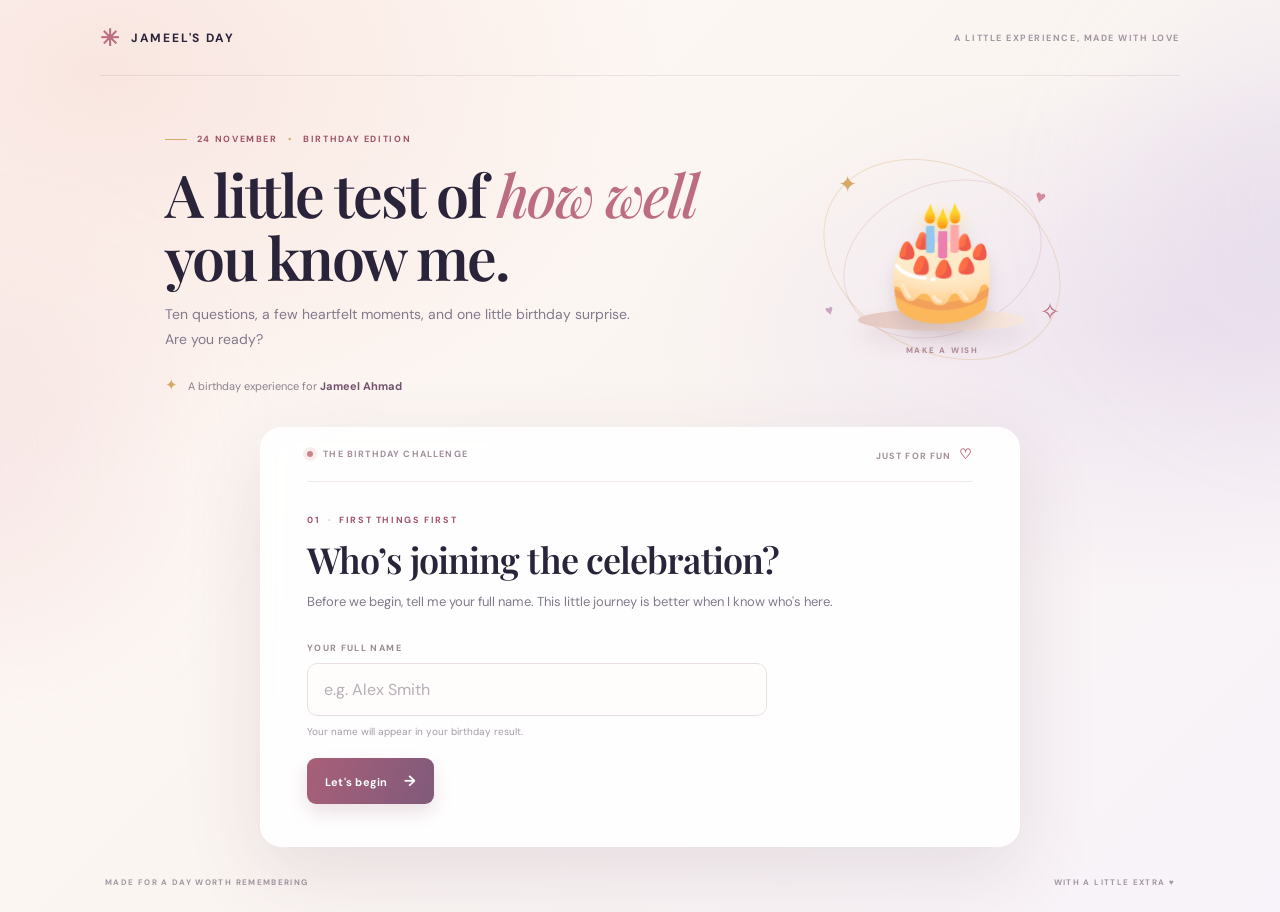
<file: index.html>
<!doctype html>
<html lang="en">
<head>
  <meta charset="utf-8">
  <meta name="viewport" content="width=device-width, initial-scale=1">
  <meta name="theme-color" content="#fff8f3">
  <meta name="description" content="A little birthday experience made for Jameel Ahmad.">
  <title>Jameel's Birthday — A Little Something Special</title>
  <link rel="preconnect" href="https://fonts.googleapis.com">
  <link rel="preconnect" href="https://fonts.gstatic.com" crossorigin>
  <link href="https://fonts.googleapis.com/css2?family=DM+Sans:wght@400;500;600;700&family=Playfair+Display:wght@500;600;700&display=swap" rel="stylesheet">
  <link rel="stylesheet" href="style.css">
  <script src="script.js" defer></script>
</head>
<body>
  <div class="ambient ambient-one"></div>
  <div class="ambient ambient-two"></div>
  <div id="confetti" class="confetti-layer" aria-hidden="true"></div>

  <div class="site-shell">
    <header class="topbar">
      <a class="wordmark" href="#" aria-label="Jameel's birthday home"><span class="wordmark-icon">✳</span> JAMEEL'S DAY</a>
      <span class="topbar-note">A LITTLE EXPERIENCE, MADE WITH LOVE</span>
    </header>

    <main>
      <section class="hero-row" aria-label="Birthday introduction">
        <div class="hero-copy">
          <p class="eyebrow"><span class="eyebrow-line"></span> 24 NOVEMBER <span class="eyebrow-dot">•</span> BIRTHDAY EDITION</p>
          <h1>A little test of <em>how well</em> you know me.</h1>
          <p class="hero-description">Ten questions, a few heartfelt moments, and one little birthday surprise. Are you ready?</p>
          <div class="hero-signature"><span class="signature-star">✦</span> A birthday experience for <strong>Jameel Ahmad</strong></div>
        </div>
        <div class="hero-art" aria-hidden="true">
          <div class="art-orbit orbit-one"></div>
          <div class="art-orbit orbit-two"></div>
          <span class="art-spark spark-one">✦</span>
          <span class="art-spark spark-two">✧</span>
          <span class="art-heart heart-one">♥</span>
          <span class="art-heart heart-two">♥</span>
          <div class="cake-plate"></div>
          <div class="cake-emoji">🎂</div>
          <div class="art-caption">MAKE A WISH</div>
        </div>
      </section>

      <section class="main-card">
        <div class="card-topline">
          <span><span class="live-dot"></span> THE BIRTHDAY CHALLENGE</span>
          <span class="card-topline-right">JUST FOR FUN <span>♡</span></span>
        </div>

        <section id="welcome-screen" class="screen active" aria-labelledby="welcome-title">
          <div class="screen-kicker">01 <span>·</span> FIRST THINGS FIRST</div>
          <h2 id="welcome-title">Who’s joining the celebration?</h2>
          <p class="section-intro">Before we begin, tell me your full name. This little journey is better when I know who's here.</p>
          <form id="welcome-form" class="name-form">
            <label for="visitor-name">YOUR FULL NAME</label>
            <input id="visitor-name" name="visitorName" type="text" maxlength="60" autocomplete="name" placeholder="e.g. Alex Smith" required>
            <p class="input-hint">Your name will appear in your birthday result.</p>
            <button class="button button-primary" type="submit">Let's begin <span>→</span></button>
          </form>
        </section>

        <section id="quiz-screen" class="screen" aria-labelledby="quiz-title" hidden>
          <div class="screen-kicker">02 <span>·</span> THE MEMORY TEST</div>
          <div class="progress-heading"><span id="quiz-count">QUESTION 1 OF 10</span><span id="quiz-percent">10%</span></div>
          <div class="progress-track"><div id="quiz-progress" class="progress-fill"></div></div>
          <h2 id="quiz-title">How well do you know Jameel?</h2>
          <p id="quiz-question" class="question-text"></p>
          <div id="quiz-options" class="options-list"></div>
          <p id="quiz-hint" class="selection-hint" aria-live="polite">Choose one answer to continue.</p>
          <div class="button-row">
            <button id="quiz-back" class="button button-quiet" type="button">← Back</button>
            <button id="quiz-next" class="button button-primary" type="button" disabled>Next question <span>→</span></button>
          </div>
        </section>

        <section id="bridge-screen" class="screen" aria-labelledby="bridge-title" hidden>
          <div class="bridge-icon">✧</div>
          <div class="screen-kicker centered">THE FIRST PART IS COMPLETE</div>
          <h2 id="bridge-title" class="centered">You made it through the memories.</h2>
          <p class="section-intro centered">Now let's leave the score behind for a moment. The next part is about appreciation, kindness, and the little things that matter.</p>
          <div class="bridge-stats"><strong id="bridge-score">0/10</strong><span>your knowledge score</span></div>
          <button id="to-care" class="button button-primary centered-button" type="button">Continue to the heart questions <span>→</span></button>
        </section>

        <section id="care-screen" class="screen" aria-labelledby="care-title" hidden>
          <div class="screen-kicker">03 <span>·</span> A LITTLE HEART CHECK</div>
          <div class="progress-heading"><span id="care-count">QUESTION 1 OF 5</span><span id="care-percent">20%</span></div>
          <div class="progress-track care-track"><div id="care-progress" class="progress-fill"></div></div>
          <h2 id="care-title">A few words from the heart.</h2>
          <p id="care-question" class="question-text"></p>
          <div id="care-options" class="options-list"></div>
          <div id="care-message-wrap" class="message-wrap" hidden>
            <label for="birthday-message">YOUR MESSAGE FOR JAMEEL</label>
            <textarea id="birthday-message" rows="4" maxlength="500" placeholder="Write a birthday wish, a favourite memory, or anything you would like him to know..."></textarea>
            <p class="input-hint">A few genuine words can mean a lot. This is optional.</p>
          </div>
          <p id="care-hint" class="selection-hint" aria-live="polite">Pick the answer that feels most like you.</p>
          <div class="button-row">
            <button id="care-back" class="button button-quiet" type="button">← Back</button>
            <button id="care-next" class="button button-primary" type="button" disabled>Next <span>→</span></button>
          </div>
        </section>

        <section id="final-screen" class="screen final-screen" aria-labelledby="final-title" hidden>
          <div class="final-flower">✿</div>
          <p class="screen-kicker centered">04 <span>·</span> THE BIRTHDAY FINALE</p>
          <p id="final-greeting" class="final-greeting">You did it!</p>
          <h2 id="final-title" class="centered">Thank you for being part of my story.</h2>
          <p id="final-score-copy" class="section-intro centered"></p>
          <div class="final-score"><span id="final-score">0/10</span><small>KNOWLEDGE SCORE</small></div>
          <div class="final-note">
            <span class="note-heart">♥</span>
            <p>More than a score, what matters is the kindness, memories, and good energy we share. Thank you for taking a moment to celebrate with me.</p>
            <strong>— Jameel Ahmad</strong>
          </div>
          <div class="final-actions">
            <button id="copy-results" class="button button-primary" type="button">Copy my answers <span>⧉</span></button>
            <button id="restart" class="button button-quiet" type="button">Start again ↻</button>
          </div>
          <p id="copy-status" class="copy-status" aria-live="polite"></p>
          <p id="save-score-status" class="copy-status" aria-live="polite">Your score will be saved when online results are connected.</p>
          <p class="privacy-note">This demo keeps answers in this browser tab only. They are not automatically sent to Jameel.</p>
        </section>
      </section>
    </main>

    <footer class="footer">
      <span>MADE FOR A DAY WORTH REMEMBERING</span>
      <span>WITH A LITTLE EXTRA ♥</span>
    </footer>
  </div>
</body>
</html>
</file>
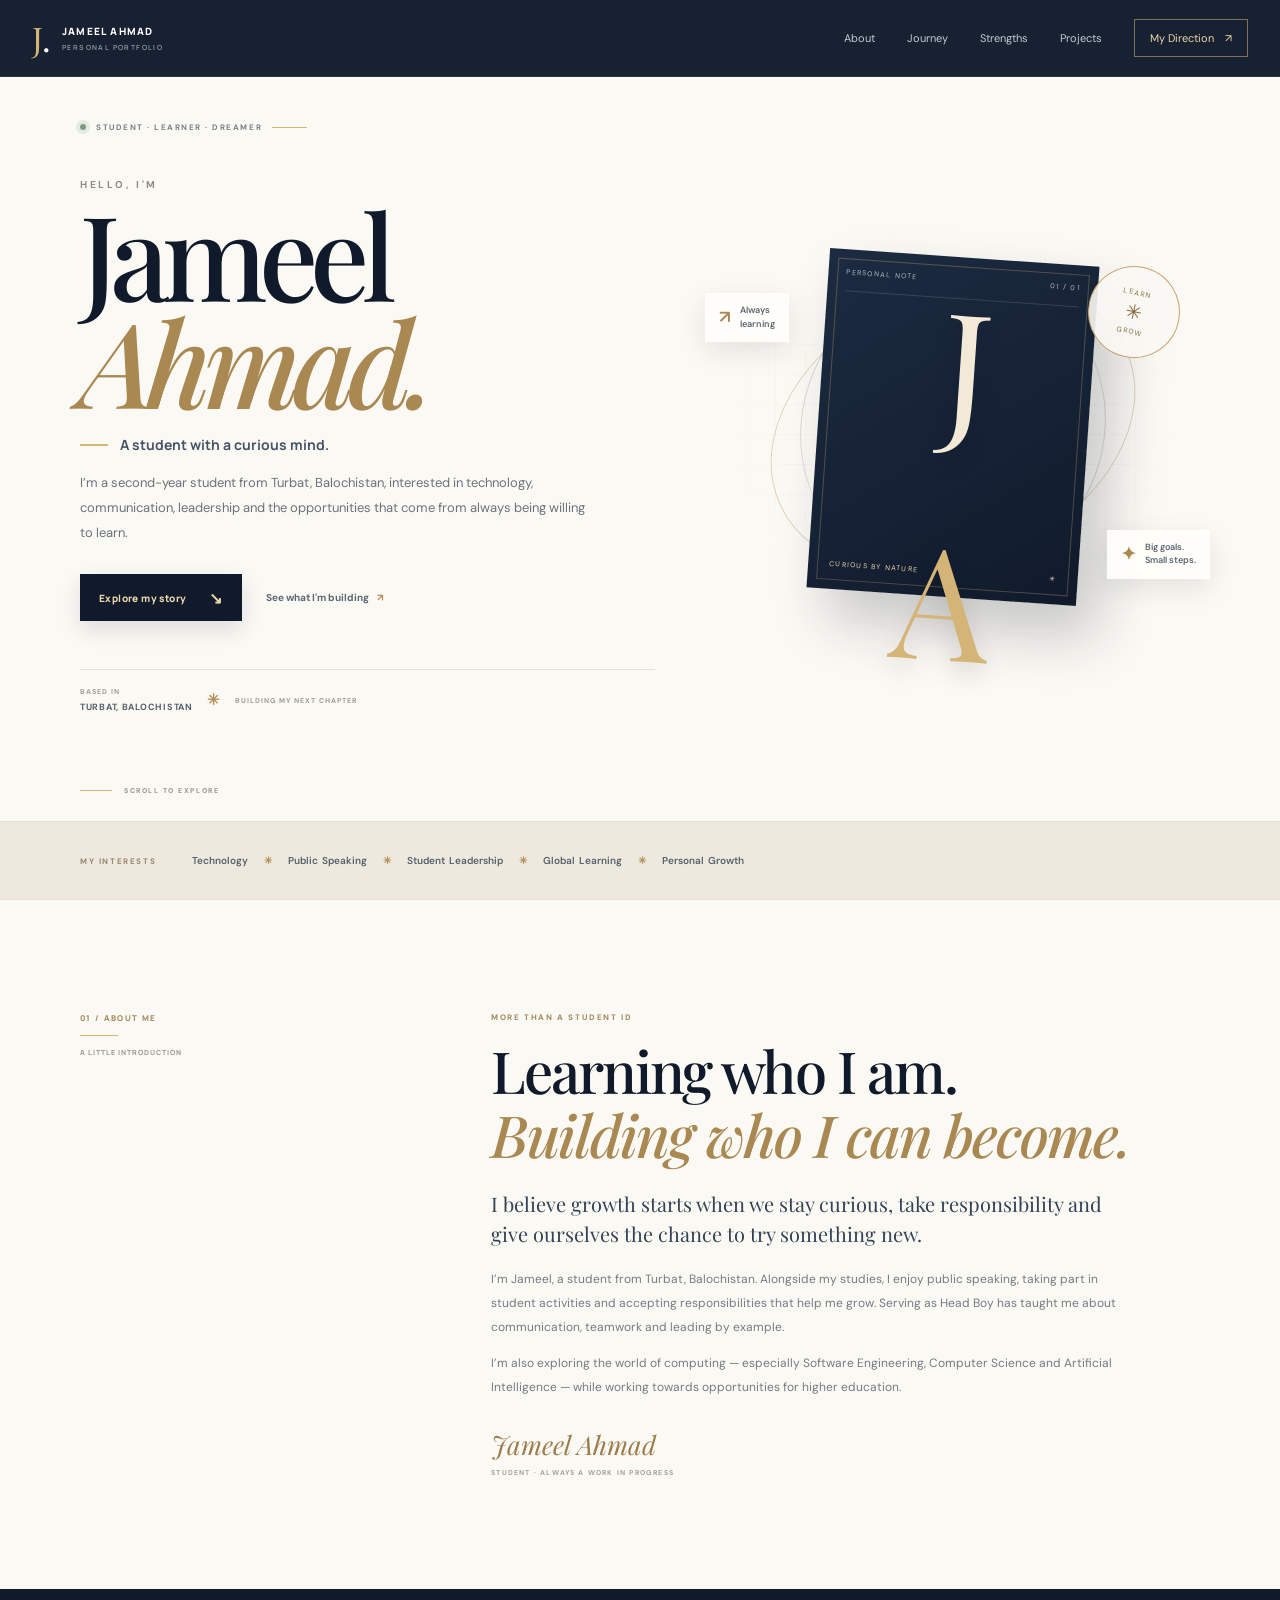
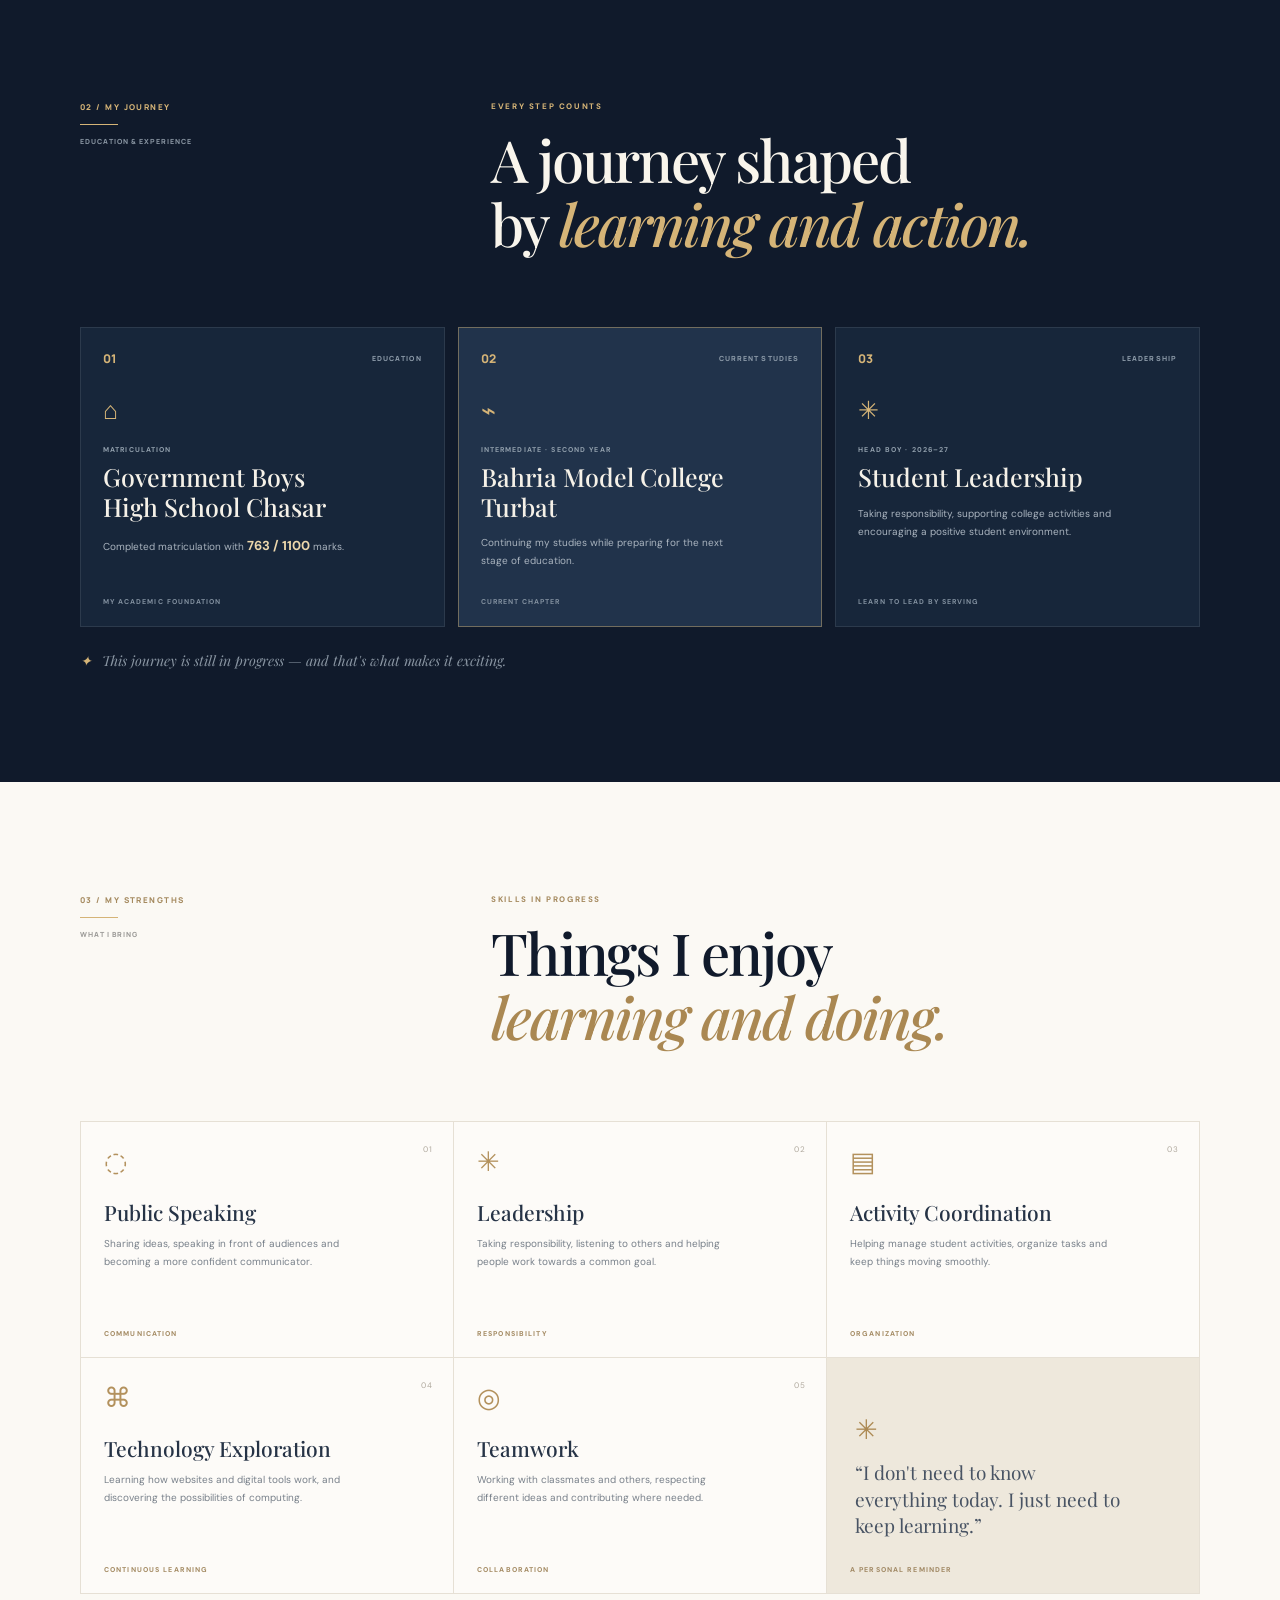
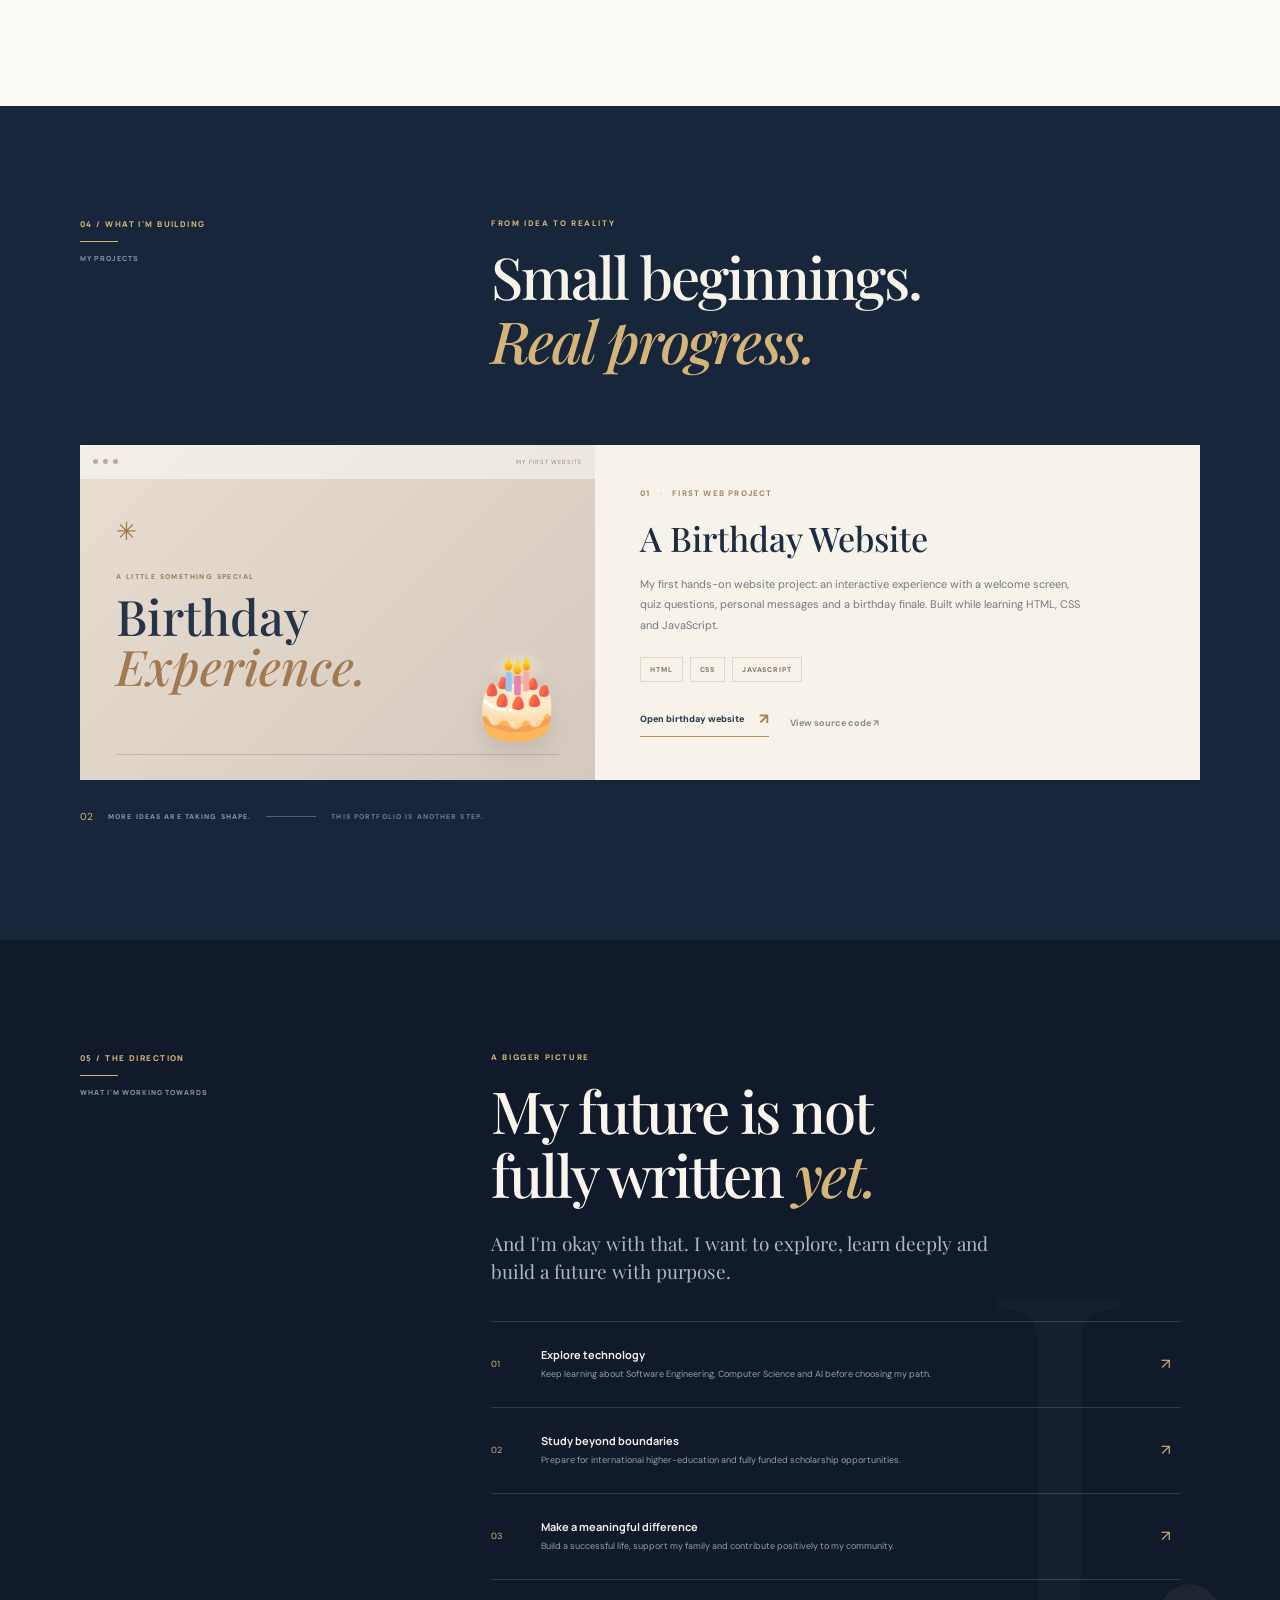
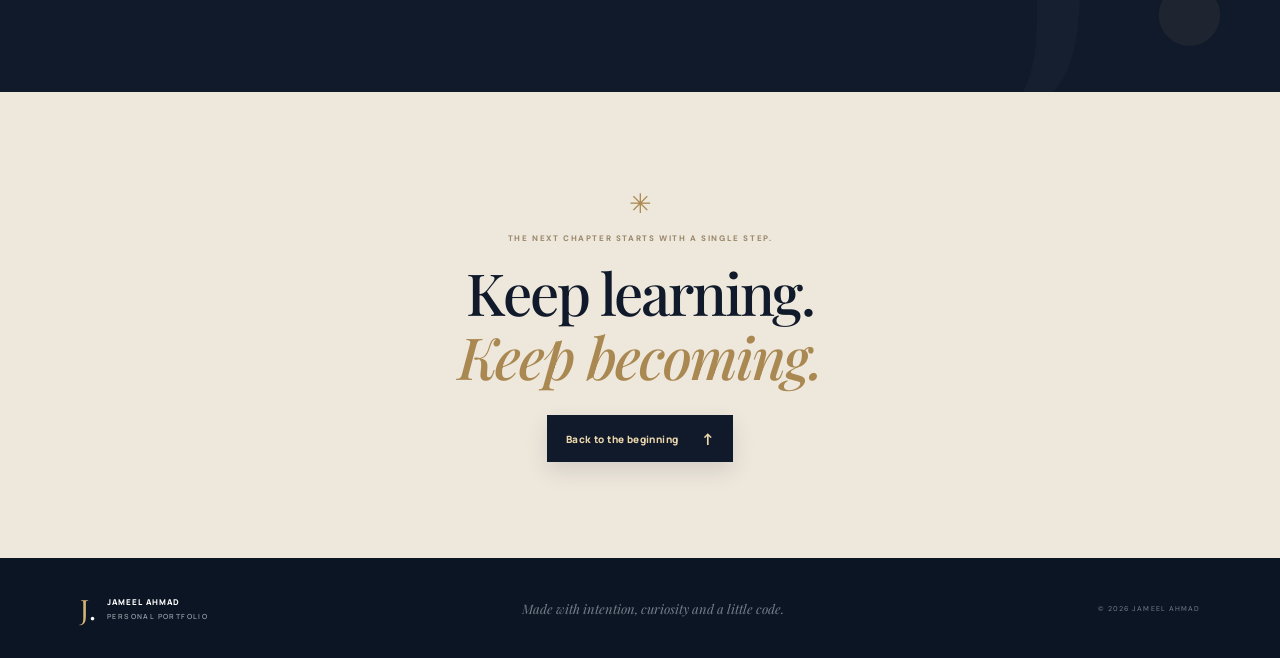
<file: portfolio/index.html>
<!doctype html>
<html lang="en">
<head>
  <meta charset="utf-8">
  <meta name="viewport" content="width=device-width, initial-scale=1">
  <meta name="theme-color" content="#101a2b">
  <meta name="description" content="Jameel Ahmad — student, student leader, public speaker and curious learner from Turbat, Balochistan.">
  <title>Jameel Ahmad — Personal Portfolio</title>
  <link rel="preconnect" href="https://fonts.googleapis.com">
  <link rel="preconnect" href="https://fonts.gstatic.com" crossorigin>
  <link href="https://fonts.googleapis.com/css2?family=DM+Sans:wght@400;500;600;700&family=Manrope:wght@400;500;600;700;800&family=Playfair+Display:ital,wght@0,500;0,600;0,700;1,500&display=swap" rel="stylesheet">
  <link rel="stylesheet" href="style.css">
  <script src="script.js" defer></script>
</head>
<body>
  <div class="scroll-progress" id="scroll-progress"></div>
  <header class="header">
    <div class="nav-wrap">
      <a class="brand" href="#home"><span class="brand-mark">J<span>.</span></span><span class="brand-name">JAMEEL AHMAD<small>PERSONAL PORTFOLIO</small></span></a>
      <button class="menu-toggle" id="menu-toggle" aria-label="Toggle navigation" aria-expanded="false"><span></span><span></span></button>
      <nav class="nav" id="nav">
        <a href="#about">About</a><a href="#journey">Journey</a><a href="#strengths">Strengths</a><a href="#projects">Projects</a>
        <a class="nav-cta" href="#vision">My Direction <span>↗</span></a>
      </nav>
    </div>
  </header>

  <main>
    <section class="hero section-wrap" id="home">
      <div class="hero-copy">
        <div class="availability"><span class="availability-dot"></span> STUDENT · LEARNER · DREAMER <span class="availability-line"></span></div>
        <p class="hero-overline">HELLO, I'M</p>
        <h1>Jameel<br><em>Ahmad.</em></h1>
        <div class="hero-role"><span class="role-rule"></span><span id="role-text">A student with a curious mind.</span></div>
        <p class="hero-description">I’m a second-year student from Turbat, Balochistan, interested in technology, communication, leadership and the opportunities that come from always being willing to learn.</p>
        <div class="hero-actions">
          <a class="button button-gold" href="#about">Explore my story <span>↘</span></a>
          <a class="text-link" href="#projects">See what I'm building <span>↗</span></a>
        </div>
        <div class="hero-meta"><span>BASED IN <strong>TURBAT, BALOCHISTAN</strong></span><span class="meta-star">✳</span><span>BUILDING MY NEXT CHAPTER</span></div>
      </div>
      <div class="hero-visual" aria-label="Jameel Ahmad monogram artwork">
        <div class="visual-grid"></div><div class="visual-orbit orbit-a"></div><div class="visual-orbit orbit-b"></div>
        <div class="visual-card">
          <div class="visual-card-top"><span>PERSONAL NOTE</span><span>01 / 01</span></div>
          <div class="monogram">J<span>A</span></div>
          <div class="visual-card-bottom"><span>CURIOUS BY NATURE</span><span>✳</span></div>
        </div>
        <div class="visual-stamp"><span>LEARN</span><b>✳</b><span>GROW</span></div>
        <div class="float-note note-top"><span class="note-icon">↗</span><span>Always<br>learning</span></div>
        <div class="float-note note-bottom"><span class="note-icon">✦</span><span>Big goals.<br>Small steps.</span></div>
      </div>
      <a class="scroll-cue" href="#about"><span class="scroll-cue-line"></span> SCROLL TO EXPLORE</a>
    </section>

    <section class="intro-strip"><div class="section-wrap intro-strip-inner"><span>MY INTERESTS</span><p>Technology <b>✳</b> Public Speaking <b>✳</b> Student Leadership <b>✳</b> Global Learning <b>✳</b> Personal Growth</p></div></section>

    <section class="section section-light" id="about">
      <div class="section-wrap two-col">
        <div class="section-label"><span>01 / ABOUT ME</span><i></i><small>A LITTLE INTRODUCTION</small></div>
        <div class="section-content">
          <p class="eyebrow">MORE THAN A STUDENT ID</p>
          <h2>Learning who I am.<br><em>Building who I can become.</em></h2>
          <p class="lead">I believe growth starts when we stay curious, take responsibility and give ourselves the chance to try something new.</p>
          <p class="body-copy">I’m Jameel, a student from Turbat, Balochistan. Alongside my studies, I enjoy public speaking, taking part in student activities and accepting responsibilities that help me grow. Serving as Head Boy has taught me about communication, teamwork and leading by example.</p>
          <p class="body-copy">I’m also exploring the world of computing — especially Software Engineering, Computer Science and Artificial Intelligence — while working towards opportunities for higher education.</p>
          <div class="signature"><span>Jameel Ahmad</span><small>STUDENT · ALWAYS A WORK IN PROGRESS</small></div>
        </div>
      </div>
    </section>

    <section class="section section-dark" id="journey">
      <div class="section-wrap">
        <div class="section-heading">
          <div class="section-label light-label"><span>02 / MY JOURNEY</span><i></i><small>EDUCATION & EXPERIENCE</small></div>
          <div><p class="eyebrow eyebrow-gold">EVERY STEP COUNTS</p><h2>A journey shaped<br>by <em>learning and action.</em></h2></div>
        </div>
        <div class="journey-grid">
          <article class="journey-card"><div class="journey-index">01 <span>EDUCATION</span></div><div class="journey-icon">⌂</div><p class="card-overline">MATRICULATION</p><h3>Government Boys<br>High School Chasar</h3><p class="journey-detail">Completed matriculation with <strong>763 / 1100</strong> marks.</p><span class="card-foot">MY ACADEMIC FOUNDATION</span></article>
          <article class="journey-card journey-card-featured"><div class="journey-index">02 <span>CURRENT STUDIES</span></div><div class="journey-icon">⌁</div><p class="card-overline">INTERMEDIATE · SECOND YEAR</p><h3>Bahria Model College<br>Turbat</h3><p class="journey-detail">Continuing my studies while preparing for the next stage of education.</p><span class="card-foot">CURRENT CHAPTER</span></article>
          <article class="journey-card"><div class="journey-index">03 <span>LEADERSHIP</span></div><div class="journey-icon">✳</div><p class="card-overline">HEAD BOY · 2026–27</p><h3>Student Leadership</h3><p class="journey-detail">Taking responsibility, supporting college activities and encouraging a positive student environment.</p><span class="card-foot">LEARN TO LEAD BY SERVING</span></article>
        </div>
        <p class="journey-note"><span>✦</span> This journey is still in progress — and that's what makes it exciting.</p>
      </div>
    </section>

    <section class="section section-light" id="strengths">
      <div class="section-wrap">
        <div class="section-heading">
          <div class="section-label"><span>03 / MY STRENGTHS</span><i></i><small>WHAT I BRING</small></div>
          <div><p class="eyebrow">SKILLS IN PROGRESS</p><h2>Things I enjoy<br><em>learning and doing.</em></h2></div>
        </div>
        <div class="skills-grid">
          <article class="skill-card"><span class="skill-number">01</span><div class="skill-symbol">◌</div><h3>Public Speaking</h3><p>Sharing ideas, speaking in front of audiences and becoming a more confident communicator.</p><span class="skill-tag">COMMUNICATION</span></article>
          <article class="skill-card"><span class="skill-number">02</span><div class="skill-symbol">✳</div><h3>Leadership</h3><p>Taking responsibility, listening to others and helping people work towards a common goal.</p><span class="skill-tag">RESPONSIBILITY</span></article>
          <article class="skill-card"><span class="skill-number">03</span><div class="skill-symbol">▤</div><h3>Activity Coordination</h3><p>Helping manage student activities, organize tasks and keep things moving smoothly.</p><span class="skill-tag">ORGANIZATION</span></article>
          <article class="skill-card"><span class="skill-number">04</span><div class="skill-symbol">⌘</div><h3>Technology Exploration</h3><p>Learning how websites and digital tools work, and discovering the possibilities of computing.</p><span class="skill-tag">CONTINUOUS LEARNING</span></article>
          <article class="skill-card"><span class="skill-number">05</span><div class="skill-symbol">◎</div><h3>Teamwork</h3><p>Working with classmates and others, respecting different ideas and contributing where needed.</p><span class="skill-tag">COLLABORATION</span></article>
          <article class="skill-card skill-card-note"><span class="note-star">✳</span><p>“I don't need to know everything today. I just need to keep learning.”</p><span class="skill-tag">A PERSONAL REMINDER</span></article>
        </div>
      </div>
    </section>

    <section class="section project-section" id="projects">
      <div class="section-wrap">
        <div class="section-heading">
          <div class="section-label light-label"><span>04 / WHAT I'M BUILDING</span><i></i><small>MY PROJECTS</small></div>
          <div><p class="eyebrow eyebrow-gold">FROM IDEA TO REALITY</p><h2>Small beginnings.<br><em>Real progress.</em></h2></div>
        </div>
        <article class="project-card">
          <div class="project-art"><div class="browser-bar"><span></span><span></span><span></span><small>MY FIRST WEBSITE</small></div><div class="project-art-content"><span class="project-spark">✳</span><p>A LITTLE SOMETHING SPECIAL</p><strong>Birthday<br><em>Experience.</em></strong><span class="project-cake">🎂</span><div class="project-art-line"></div></div></div>
          <div class="project-info"><div class="project-type">01 <span>·</span> FIRST WEB PROJECT</div><h3>A Birthday Website</h3><p>My first hands-on website project: an interactive experience with a welcome screen, quiz questions, personal messages and a birthday finale. Built while learning HTML, CSS and JavaScript.</p><div class="project-tech"><span>HTML</span><span>CSS</span><span>JAVASCRIPT</span></div><div class="project-links"><a href="../" class="project-link">Open birthday website <span>↗</span></a><a href="https://github.com/jameelahemad105-spec/mywebsite-" target="_blank" rel="noopener noreferrer" class="project-source">View source code ↗</a></div></div>
        </article>
        <div class="coming-soon"><span>02</span><p>MORE IDEAS ARE TAKING SHAPE.</p><span class="coming-line"></span><small>THIS PORTFOLIO IS ANOTHER STEP.</small></div>
      </div>
    </section>

    <section class="section vision-section" id="vision">
      <div class="section-wrap vision-wrap">
        <div class="section-label light-label"><span>05 / THE DIRECTION</span><i></i><small>WHAT I'M WORKING TOWARDS</small></div>
        <div class="vision-content">
          <p class="eyebrow eyebrow-gold">A BIGGER PICTURE</p>
          <h2>My future is not<br>fully written <em>yet.</em></h2>
          <p class="vision-lead">And I'm okay with that. I want to explore, learn deeply and build a future with purpose.</p>
          <div class="vision-list">
            <div><span>01</span><p><strong>Explore technology</strong><small>Keep learning about Software Engineering, Computer Science and AI before choosing my path.</small></p><b>↗</b></div>
            <div><span>02</span><p><strong>Study beyond boundaries</strong><small>Prepare for international higher-education and fully funded scholarship opportunities.</small></p><b>↗</b></div>
            <div><span>03</span><p><strong>Make a meaningful difference</strong><small>Build a successful life, support my family and contribute positively to my community.</small></p><b>↗</b></div>
          </div>
        </div>
        <div class="vision-watermark" aria-hidden="true">J<span>.</span></div>
      </div>
    </section>

    <section class="closing-section"><div class="section-wrap closing-inner"><span class="closing-star">✳</span><p>THE NEXT CHAPTER STARTS WITH A SINGLE STEP.</p><h2>Keep learning.<br><em>Keep becoming.</em></h2><a class="button button-gold" href="#home">Back to the beginning <span>↑</span></a></div></section>
  </main>

  <footer class="footer"><div class="section-wrap footer-inner"><a class="brand footer-brand" href="#home"><span class="brand-mark">J<span>.</span></span><span class="brand-name">JAMEEL AHMAD<small>PERSONAL PORTFOLIO</small></span></a><p>Made with intention, curiosity and a little code.</p><span class="footer-copy">© <span id="year"></span> JAMEEL AHMAD</span></div></footer>
</body>
</html>
</file>
<file: style.css>
:root {
  --ink: #29243a;
  --muted: #82798c;
  --plum: #74536f;
  --rose: #bd6d82;
  --rose-dark: #9f5369;
  --gold: #d6a966;
  --cream: #fffaf6;
  --line: #eee5e4;
  --white: #ffffff;
  --shadow: 0 26px 80px rgba(83, 53, 74, .12);
}
* { box-sizing: border-box; }
html { min-height: 100%; }
body {
  margin: 0;
  min-height: 100vh;
  color: var(--ink);
  background:
    radial-gradient(ellipse at 8% 8%, rgba(247, 222, 216, .72), transparent 34%),
    radial-gradient(ellipse at 91% 36%, rgba(230, 218, 236, .62), transparent 32%),
    linear-gradient(135deg, #fffaf6 0%, #fbf5f1 48%, #f8f3fa 100%);
  font-family: "DM Sans", sans-serif;
  overflow-x: hidden;
}
button, input, textarea { font: inherit; }
button { cursor: pointer; }
.ambient { position: fixed; z-index: -1; width: 330px; height: 330px; border-radius: 50%; filter: blur(75px); opacity: .23; pointer-events: none; }
.ambient-one { background: #e9b7be; top: 32%; left: -190px; }
.ambient-two { background: #c9b9df; right: -190px; top: 4%; }
.site-shell { width: min(1080px, calc(100% - 48px)); margin: 0 auto; position: relative; }
.topbar { height: 76px; display: flex; align-items: center; justify-content: space-between; border-bottom: 1px solid rgba(116, 83, 111, .12); }
.wordmark { color: var(--ink); text-decoration: none; font-weight: 700; font-size: 12px; letter-spacing: .15em; display: inline-flex; align-items: center; gap: 10px; }
.wordmark-icon { color: var(--rose); font-size: 23px; }
.topbar-note, .footer { color: #a096a2; font-size: 9px; letter-spacing: .17em; font-weight: 700; }
.hero-row { min-height: 310px; padding: 48px 6% 32px; display: grid; grid-template-columns: 1.25fr .75fr; align-items: center; gap: 28px; }
.eyebrow, .screen-kicker { color: var(--rose-dark); font-size: 9px; font-weight: 700; letter-spacing: .18em; }
.eyebrow { display: flex; align-items: center; gap: 10px; }
.eyebrow-line { width: 22px; height: 1px; background: var(--gold); }
.eyebrow-dot { color: var(--gold); }
h1, h2 { font-family: "Playfair Display", Georgia, serif; font-weight: 600; }
h1 { max-width: 580px; margin: 17px 0 14px; font-size: clamp(38px, 5vw, 59px); line-height: 1.07; letter-spacing: -.035em; }
h1 em { color: var(--rose); font-weight: 500; }
.hero-description { max-width: 470px; margin: 0; color: var(--muted); font-size: 14px; line-height: 1.8; }
.hero-signature { margin-top: 22px; font-size: 11px; color: #8c8290; }
.signature-star { color: var(--gold); margin-right: 7px; font-size: 15px; }
.hero-signature strong { color: var(--plum); }
.hero-art { min-height: 220px; position: relative; display: grid; place-items: center; }
.art-orbit { position: absolute; border: 1px solid rgba(189, 109, 130, .19); border-radius: 50%; transform: rotate(-22deg); }
.orbit-one { width: 205px; height: 150px; }
.orbit-two { width: 250px; height: 185px; transform: rotate(28deg); border-color: rgba(214, 169, 102, .3); }
.cake-plate { position: absolute; width: 168px; height: 22px; border-radius: 50%; background: linear-gradient(90deg, #e4c7c1, #f7e7dc); bottom: 38px; box-shadow: 0 12px 22px rgba(130, 86, 100, .12); }
.cake-emoji { font-size: 112px; line-height: 1; z-index: 1; filter: drop-shadow(0 12px 8px rgba(80, 54, 60, .13)); animation: float 4s ease-in-out infinite; }
.art-caption { position: absolute; bottom: 14px; color: #ad8793; letter-spacing: .22em; font-size: 8px; font-weight: 700; }
.art-spark, .art-heart { position: absolute; z-index: 2; }
.spark-one { color: var(--gold); font-size: 23px; top: 20px; left: 20%; }
.spark-two { color: var(--rose); font-size: 24px; bottom: 42px; right: 16%; }
.heart-one { color: #d78b9a; top: 36px; right: 20%; font-size: 18px; transform: rotate(15deg); }
.heart-two { color: #c8a5c3; bottom: 50px; left: 16%; font-size: 14px; transform: rotate(-15deg); }
@keyframes float { 0%,100% { transform: translateY(0) rotate(-2deg); } 50% { transform: translateY(-9px) rotate(2deg); } }
.main-card { width: min(760px, 100%); margin: 0 auto 30px; background: rgba(255,255,255,.9); border: 1px solid rgba(255,255,255,.9); border-radius: 22px; box-shadow: var(--shadow); padding: 0 46px 42px; backdrop-filter: blur(14px); }
.card-topline { display: flex; justify-content: space-between; align-items: center; height: 54px; border-bottom: 1px solid #f1e9e8; color: #a18e9a; font-size: 9px; font-weight: 700; letter-spacing: .13em; }
.live-dot { display: inline-block; width: 6px; height: 6px; margin-right: 7px; border-radius: 50%; background: #c88689; box-shadow: 0 0 0 4px #f8eded; }
.card-topline-right span { color: var(--rose); font-size: 14px; margin-left: 4px; }
.screen { padding-top: 32px; animation: appear .35s ease both; }
.screen[hidden] { display: none !important; }
@keyframes appear { from { opacity: 0; transform: translateY(8px); } to { opacity: 1; transform: translateY(0); } }
.screen-kicker { margin-bottom: 13px; }
.screen-kicker span { color: var(--gold); padding: 0 4px; }
h2 { font-size: clamp(27px, 4vw, 36px); line-height: 1.15; letter-spacing: -.025em; margin: 0 0 11px; }
.section-intro { max-width: 560px; color: var(--muted); line-height: 1.75; font-size: 13px; margin: 0 0 25px; }
.name-form { max-width: 460px; margin-top: 28px; }
.name-form label, .message-wrap label { display: block; color: #9a8794; font-weight: 700; font-size: 9px; letter-spacing: .15em; margin-bottom: 9px; }
.name-form input, .message-wrap textarea { width: 100%; border: 1px solid #e9dfe2; background: #fffdfc; color: var(--ink); border-radius: 10px; padding: 15px 16px; outline: none; transition: border .2s, box-shadow .2s; }
.name-form input:focus, .message-wrap textarea:focus { border-color: #c88699; box-shadow: 0 0 0 4px rgba(200,134,153,.12); }
.name-form input::placeholder, .message-wrap textarea::placeholder { color: #b7aeb7; }
.input-hint { color: #a69aa6; font-size: 10px; margin: 8px 0 18px; line-height: 1.6; }
.button { border: 0; border-radius: 9px; padding: 13px 18px; font-weight: 700; font-size: 11px; letter-spacing: .02em; transition: transform .2s, box-shadow .2s, background .2s; }
.button:hover:not(:disabled) { transform: translateY(-2px); }
.button:focus-visible, .option:focus-visible { outline: 3px solid rgba(189,109,130,.35); outline-offset: 3px; }
.button-primary { color: white; background: linear-gradient(110deg, #a95f78, #805a7b); box-shadow: 0 8px 18px rgba(136, 82, 111, .18); }
.button-primary:hover:not(:disabled) { box-shadow: 0 11px 22px rgba(136, 82, 111, .25); }
.button-primary span { margin-left: 13px; font-size: 15px; }
.button:disabled { opacity: .42; cursor: not-allowed; box-shadow: none; }
.button-quiet { color: #8f8190; background: #f7f2f2; }
.progress-heading { display: flex; justify-content: space-between; margin: 24px 0 8px; color: #a18b99; font-size: 9px; font-weight: 700; letter-spacing: .13em; }
.progress-track { width: 100%; height: 5px; overflow: hidden; border-radius: 10px; background: #f2e9eb; margin-bottom: 25px; }
.progress-fill { height: 100%; width: 10%; border-radius: inherit; background: linear-gradient(90deg, #c47f8e, #d9ad78); transition: width .3s ease; }
.question-text { font-size: 17px; font-weight: 700; line-height: 1.5; margin: 18px 0 16px; color: #403649; }
.options-list { display: grid; grid-template-columns: 1fr 1fr; gap: 10px; }
.option { min-height: 54px; padding: 12px 14px; text-align: left; border-radius: 10px; border: 1px solid #eee5e7; color: #625968; background: #fffdfc; font-size: 12px; line-height: 1.45; transition: .18s ease; }
.option:hover { border-color: #d9b1bd; background: #fff9f9; }
.option.selected { border-color: #b86f85; background: #fbf0f2; color: #78485f; box-shadow: inset 0 0 0 1px #b86f85; }
.option-mark { display: inline-grid; place-items: center; width: 22px; height: 22px; margin-right: 8px; border-radius: 7px; background: #f6eff1; color: #a97a8d; font-size: 9px; font-weight: 700; vertical-align: middle; }
.option.selected .option-mark { color: white; background: #b86f85; }
.selection-hint { min-height: 16px; color: #a99ba7; font-size: 10px; margin: 12px 0 17px; }
.button-row { display: flex; justify-content: space-between; align-items: center; gap: 10px; }
.care-track .progress-fill { background: linear-gradient(90deg, #bd7893, #b48db6); }
.bridge-icon, .final-flower { display: grid; place-items: center; width: 62px; height: 62px; margin: 4px auto 20px; border-radius: 50%; color: #ac7186; font-size: 30px; background: #fbf0f1; border: 1px solid #f3e2e6; }
.centered { text-align: center; }
.bridge-screen { text-align: center; }
.bridge-stats { width: max-content; margin: 22px auto 24px; display: flex; align-items: center; gap: 12px; padding: 12px 18px; border-radius: 12px; background: #fbf5f5; }
.bridge-stats strong { font-family: "Playfair Display", Georgia, serif; color: var(--rose-dark); font-size: 27px; }
.bridge-stats span { color: #958895; font-size: 10px; }
.centered-button { display: block; margin: 0 auto; }
.message-wrap { margin: 18px 0; }
.message-wrap textarea { resize: vertical; line-height: 1.6; min-height: 110px; }
.message-wrap .input-hint { margin-bottom: 0; }
.final-screen { text-align: center; }
.final-flower { color: #fff; background: linear-gradient(135deg, #bd8294, #94739b); font-size: 32px; box-shadow: 0 8px 24px rgba(149,103,132,.2); }
.final-greeting { color: var(--rose-dark); font-weight: 700; font-size: 13px; margin: 0 0 9px; }
.final-screen .section-intro { margin-left: auto; margin-right: auto; }
.final-score { display: flex; width: 112px; height: 112px; margin: 20px auto 24px; border-radius: 50%; flex-direction: column; align-items: center; justify-content: center; background: linear-gradient(145deg, #fff5ed, #f8e9ef); border: 1px solid #f0dce2; }
.final-score span { font-family: "Playfair Display", Georgia, serif; color: #9f5b73; font-size: 30px; font-weight: 700; }
.final-score small { color: #a38e9c; font-size: 7px; letter-spacing: .12em; font-weight: 700; margin-top: 2px; }
.final-note { max-width: 510px; margin: 0 auto 23px; padding: 19px 22px; border-radius: 13px; background: #fcf7f5; border: 1px solid #f2e9e5; }
.note-heart { color: #c47b8c; font-size: 19px; }
.final-note p { color: #786d7c; line-height: 1.75; font-size: 12px; margin: 7px 0 10px; }
.final-note strong { color: #946477; font-family: "Playfair Display", Georgia, serif; font-size: 14px; }
.final-actions { display: flex; justify-content: center; flex-wrap: wrap; gap: 10px; }
.copy-status { min-height: 16px; color: #8d7288; font-size: 10px; margin: 11px 0 0; }
.privacy-note { margin: 17px auto 0; max-width: 430px; color: #a99da7; font-size: 9px; line-height: 1.6; }
.footer { display: flex; justify-content: space-between; padding: 0 5px 25px; font-size: 8px; }
.confetti-layer { position: fixed; inset: 0; overflow: hidden; pointer-events: none; z-index: 10; }
.confetti-piece { position: absolute; top: -15px; width: 8px; height: 13px; opacity: 0; animation: confetti-fall 3.6s ease-in forwards; }
@keyframes confetti-fall { 0% { opacity: 1; transform: translate3d(0,-10px,0) rotate(0); } 100% { opacity: 0; transform: translate3d(var(--drift),110vh,0) rotate(760deg); } }
@media (max-width: 700px) {
  .site-shell { width: min(100% - 28px, 560px); }
  .topbar { height: 62px; }
  .topbar-note { font-size: 7px; letter-spacing: .1em; }
  .hero-row { min-height: auto; padding: 34px 3% 24px; grid-template-columns: 1fr; gap: 3px; }
  h1 { max-width: 480px; font-size: clamp(37px, 10vw, 51px); }
  .hero-art { min-height: 155px; }
  .cake-emoji { font-size: 84px; }
  .cake-plate { bottom: 23px; width: 135px; }
  .art-orbit.orbit-one { width: 160px; height: 120px; }
  .art-orbit.orbit-two { width: 195px; height: 140px; }
  .art-caption { bottom: 2px; }
  .spark-one { top: 0; }
  .spark-two { bottom: 20px; }
  .heart-one { top: 8px; }
  .heart-two { bottom: 20px; }
  .main-card { padding: 0 22px 30px; border-radius: 17px; margin-bottom: 22px; }
  .card-topline { height: 49px; font-size: 8px; }
  .screen { padding-top: 26px; }
  .options-list { grid-template-columns: 1fr; gap: 8px; }
  .option { min-height: 48px; }
  .question-text { font-size: 15px; }
  .footer { font-size: 7px; letter-spacing: .1em; }
}
@media (prefers-reduced-motion: reduce) {
  *, *::before, *::after { scroll-behavior: auto !important; animation-duration: .01ms !important; animation-iteration-count: 1 !important; transition-duration: .01ms !important; }
}
</file>
<file: portfolio/style.css>
:root{--navy:#101a2b;--navy2:#17263a;--cream:#f5f1e9;--paper:#fbf9f4;--ink:#1a2533;--muted:#6f7780;--gold:#d5b477;--goldlight:#ecd7ac;--line:#e6e0d5}
*{box-sizing:border-box}html{scroll-behavior:smooth;scroll-padding-top:82px}body{margin:0;background:var(--paper);color:var(--ink);font-family:"DM Sans",sans-serif;overflow-x:hidden}a{color:inherit;text-decoration:none}.scroll-progress{position:fixed;left:0;top:0;height:2px;width:0;z-index:50;background:var(--gold)}.section-wrap{width:min(1120px,calc(100% - 64px));margin:0 auto}
.header{position:sticky;top:0;z-index:30;background:rgba(16,26,43,.97);backdrop-filter:blur(14px);border-bottom:1px solid rgba(255,255,255,.08)}.nav-wrap{width:min(1220px,calc(100% - 64px));height:76px;margin:auto;display:flex;align-items:center;justify-content:space-between}.brand{display:inline-flex;align-items:center;gap:11px;color:#fff}.brand-mark{font-family:"Playfair Display",Georgia,serif;color:var(--gold);font-size:34px;line-height:.9}.brand-mark span{color:#fff}.brand-name{font-family:Manrope,sans-serif;font-weight:800;letter-spacing:.12em;font-size:10px;display:flex;flex-direction:column;gap:5px}.brand-name small{color:#929aa5;font-size:7px;letter-spacing:.2em;font-weight:600}.nav{display:flex;align-items:center;gap:32px;color:#c5cbd3;font-size:11px}.nav a{transition:color .2s}.nav a:hover{color:var(--goldlight)}.nav .nav-cta{padding:11px 15px;border:1px solid rgba(213,180,119,.55);color:var(--goldlight)}.nav-cta span{margin-left:8px}.menu-toggle{display:none}
.hero{min-height:650px;display:grid;grid-template-columns:1fr .86fr;align-items:center;gap:50px;position:relative;padding:45px 0 90px}.hero-copy{position:relative;z-index:2;padding-bottom:18px}.availability{display:flex;align-items:center;gap:10px;color:#7a8087;font-size:8px;font-weight:700;letter-spacing:.19em}.availability-dot{width:6px;height:6px;border-radius:50%;background:#7b9b83;box-shadow:0 0 0 4px #e4ebe2}.availability-line{width:35px;height:1px;background:var(--gold)}.hero-overline{margin:46px 0 0;color:#8e8a83;font-size:10px;font-weight:700;letter-spacing:.27em}h1,h2,h3{font-family:"Playfair Display",Georgia,serif;font-weight:500}h1{color:var(--navy);margin:9px 0 21px;font-size:clamp(70px,9.2vw,120px);letter-spacing:-.065em;line-height:.91}h1 em,h2 em{color:#aa8852;font-weight:500}.hero-role{display:flex;align-items:center;gap:12px;color:#465366;font-family:Manrope,sans-serif;font-size:14px;font-weight:700;margin:0 0 17px}.role-rule{width:28px;height:2px;background:var(--gold)}.hero-description{max-width:520px;color:#6b737d;font-size:13px;line-height:1.9;margin:0}.hero-actions{display:flex;align-items:center;gap:24px;margin-top:29px}.button{min-height:47px;display:inline-flex;align-items:center;justify-content:center;gap:23px;padding:0 19px;font-family:Manrope,sans-serif;font-size:10px;font-weight:800;letter-spacing:.04em;transition:transform .2s,background .2s,box-shadow .2s}.button:hover{transform:translateY(-3px)}.button-gold{background:var(--navy);color:var(--goldlight);box-shadow:0 9px 22px rgba(16,26,43,.12)}.button-gold:hover{background:#22334a;box-shadow:0 12px 26px rgba(16,26,43,.18)}.button span{font-size:16px}.text-link{font-size:10px;font-weight:700;color:#5c6674}.text-link span{color:#b08c54;margin-left:6px}.hero-meta{margin-top:48px;padding-top:17px;border-top:1px solid #e7e0d4;display:flex;align-items:center;gap:14px;color:#a09b91;font-size:7px;font-weight:700;letter-spacing:.14em}.hero-meta strong{display:block;margin-top:5px;color:#555f6b;font-size:9px;letter-spacing:.08em}.meta-star{color:#b3915c;font-size:15px}
.hero-visual{height:460px;position:relative;display:grid;place-items:center}.visual-grid{position:absolute;inset:6% 2%;background-image:linear-gradient(rgba(16,26,43,.045) 1px,transparent 1px),linear-gradient(90deg,rgba(16,26,43,.045) 1px,transparent 1px);background-size:30px 30px;mask-image:radial-gradient(ellipse,#000 20%,transparent 72%)}.visual-orbit{position:absolute;border:1px solid rgba(177,145,92,.38);border-radius:50%}.orbit-a{width:380px;height:380px;transform:rotate(-24deg) scaleY(.72)}.orbit-b{width:300px;height:440px;transform:rotate(35deg) scaleY(.72);border-color:rgba(16,26,43,.15)}.visual-card{z-index:1;width:270px;height:340px;position:relative;padding:18px;background:linear-gradient(145deg,#1c2b41,#101a2b);color:#fff;box-shadow:22px 30px 55px rgba(16,26,43,.22);transform:rotate(4deg)}.visual-card:before{content:"";position:absolute;inset:9px;border:1px solid rgba(213,180,119,.3);pointer-events:none}.visual-card-top,.visual-card-bottom{position:relative;z-index:1;display:flex;justify-content:space-between;color:#b2bac3;font-size:7px;letter-spacing:.18em}.visual-card-top{padding-bottom:14px;border-bottom:1px solid rgba(255,255,255,.13)}.monogram{position:absolute;inset:0;display:grid;place-items:center;font-family:"Playfair Display",Georgia,serif;font-size:155px;letter-spacing:-.13em;color:#f2e9d7;text-shadow:0 12px 25px rgba(0,0,0,.14)}.monogram span{color:var(--gold);margin-left:-20px;transform:translateY(29px)}.visual-card-bottom{position:absolute;bottom:21px;left:21px;right:21px;color:var(--goldlight)}.visual-stamp{z-index:2;position:absolute;right:4%;top:15%;width:92px;height:92px;display:flex;flex-direction:column;align-items:center;justify-content:center;gap:2px;border:1px solid #c6a36b;border-radius:50%;color:#866a3f;background:rgba(251,249,244,.9);font-size:7px;letter-spacing:.2em;transform:rotate(12deg)}.visual-stamp b{font-size:20px;font-weight:400}.float-note{z-index:3;display:flex;gap:9px;align-items:center;position:absolute;padding:11px 14px;background:rgba(255,254,250,.96);box-shadow:0 9px 28px rgba(16,26,43,.1);color:#5a6470;font-size:9px;line-height:1.5;font-weight:600}.note-top{left:0;top:21%}.note-bottom{right:-2%;bottom:17%}.note-icon{color:#aa8852;font-size:18px}.scroll-cue{position:absolute;bottom:26px;left:0;display:flex;align-items:center;gap:12px;color:#99958e;font-size:7px;letter-spacing:.22em;font-weight:700}.scroll-cue-line{width:32px;height:1px;background:var(--gold)}
.intro-strip{background:#eee9df;border-top:1px solid #e6dfd2;border-bottom:1px solid #e6dfd2}.intro-strip-inner{display:flex;align-items:center;gap:36px;min-height:77px}.intro-strip-inner>span{flex:0 0 auto;color:#99886d;font-size:8px;font-weight:800;letter-spacing:.2em}.intro-strip p{color:#56606a;font-size:10px;font-weight:600;word-spacing:2px}.intro-strip b{color:#b18f58;margin:0 12px}.section{padding:112px 0}.section-light{background:var(--paper)}.two-col,.section-heading,.vision-wrap{display:grid;grid-template-columns:.65fr 1.35fr;gap:70px}.section-label{display:flex;flex-direction:column;align-items:flex-start;gap:12px;color:#a58a5f;font-family:Manrope,sans-serif;font-size:8px;font-weight:800;letter-spacing:.18em}.section-label i{width:38px;height:1px;background:var(--gold)}.section-label small{color:#9c9b98;font-size:7px;letter-spacing:.14em}.section-content{max-width:700px}.eyebrow{margin:0 0 17px;color:#a58a5f;font-size:8px;font-weight:800;letter-spacing:.2em}h2{margin:0 0 22px;color:var(--navy);font-size:clamp(37px,5vw,58px);line-height:1.1;letter-spacing:-.035em}.lead{max-width:630px;margin:0 0 17px;color:#344255;font-family:"Playfair Display",Georgia,serif;font-size:20px;line-height:1.52}.body-copy{max-width:650px;color:#747b81;font-size:12px;line-height:2;margin:0 0 12px}.signature{display:flex;flex-direction:column;gap:6px;margin-top:28px}.signature span{color:#9c7c4b;font-family:"Playfair Display",Georgia,serif;font-size:26px;font-style:italic}.signature small{color:#a2a09a;font-size:7px;font-weight:700;letter-spacing:.17em}
.section-dark{background:var(--navy);color:#fff}.section-heading{margin-bottom:50px}.light-label{color:var(--gold)}.light-label small{color:#8793a0}.eyebrow-gold{color:var(--gold)}.section-dark h2,.vision-section h2{color:#f9f5ec}.section-dark h2 em,.vision-section h2 em{color:var(--gold)}.journey-grid{display:grid;grid-template-columns:repeat(3,1fr);gap:13px}.journey-card{min-height:300px;padding:22px;position:relative;background:#17263a;border:1px solid rgba(255,255,255,.09);transition:transform .25s,background .25s}.journey-card:hover{transform:translateY(-5px);background:#1d3049}.journey-card-featured{background:#21334b;border-color:rgba(213,180,119,.45)}.journey-index{display:flex;align-items:center;justify-content:space-between;color:var(--gold);font-family:Manrope,sans-serif;font-size:12px;font-weight:800}.journey-index span{color:#8c9aa8;font-size:7px;letter-spacing:.16em}.journey-icon{margin:27px 0 18px;color:var(--gold);font-size:25px}.card-overline{margin:0 0 8px;color:#92a0ad;font-size:7px;font-weight:700;letter-spacing:.16em}.journey-card h3{margin:0 0 13px;color:#f5f1e8;font-size:25px;line-height:1.18}.journey-detail{color:#aab4bf;font-size:10px;line-height:1.8;margin:0;max-width:260px}.journey-detail strong{color:var(--goldlight);font-size:13px}.card-foot{position:absolute;left:22px;bottom:20px;color:#8391a0;font-size:7px;font-weight:700;letter-spacing:.15em}.journey-note{display:flex;align-items:center;gap:10px;margin:24px 0 0;color:#8995a2;font-family:"Playfair Display",Georgia,serif;font-size:14px;font-style:italic}.journey-note span{color:var(--gold)}
.skills-grid{display:grid;grid-template-columns:repeat(3,1fr);border-top:1px solid var(--line);border-left:1px solid var(--line)}.skill-card{min-height:236px;padding:22px 23px;position:relative;border-right:1px solid var(--line);border-bottom:1px solid var(--line);background:rgba(255,255,255,.3);transition:background .2s}.skill-card:hover{background:#fffefa}.skill-number{position:absolute;right:20px;top:22px;color:#b0a99e;font-size:8px;letter-spacing:.1em}.skill-symbol{color:#b3915d;font-size:27px;height:42px}.skill-card h3{margin:12px 0 9px;color:#263346;font-size:21px}.skill-card p{margin:0;color:#78808a;font-size:10px;line-height:1.85;max-width:270px}.skill-tag{position:absolute;bottom:19px;left:23px;color:#a58c65;font-size:7px;font-weight:800;letter-spacing:.16em}.skill-card-note{display:flex;flex-direction:column;justify-content:center;background:#eee8dc;padding:28px}.note-star{color:#ac8952;font-size:27px}.skill-card-note p{margin:12px 0 0;color:#495464;font-family:"Playfair Display",Georgia,serif;font-size:19px;line-height:1.4}.skill-card-note .skill-tag{color:#a28a66}
.project-section{background:#17263a;color:#fff}.project-section h2{color:#f8f3e9}.project-section h2 em{color:var(--gold)}.project-section .section-label small{color:#83909e}.project-card{display:grid;grid-template-columns:.92fr 1.08fr;background:#f7f3eb;color:var(--ink)}.project-art{min-height:335px;position:relative;overflow:hidden;background:linear-gradient(135deg,#e8ddd0,#d5c9bf)}.browser-bar{height:34px;display:flex;align-items:center;gap:5px;padding:0 13px;background:rgba(255,255,255,.5)}.browser-bar>span{height:5px;width:5px;border-radius:50%;background:#bba99b}.browser-bar small{margin-left:auto;color:#96897c;font-size:6px;letter-spacing:.16em}.project-art-content{position:absolute;inset:34px 0 0;padding:36px;color:#263448}.project-spark{color:#9d7946;font-size:25px}.project-art-content p{margin:24px 0 10px;color:#997e5d;font-size:7px;font-weight:800;letter-spacing:.2em}.project-art-content strong{position:relative;z-index:2;font-family:"Playfair Display",Georgia,serif;font-size:clamp(34px,4vw,49px);font-weight:500;line-height:1.02}.project-art-content strong em{color:#a17a52}.project-cake{position:absolute;right:28px;bottom:32px;font-size:80px;filter:drop-shadow(0 12px 10px rgba(60,48,39,.1))}.project-art-line{position:absolute;left:36px;right:36px;bottom:25px;height:1px;background:rgba(75,73,65,.2)}.project-info{padding:43px 45px;align-self:center}.project-type{color:#a18b6b;font-size:8px;font-weight:800;letter-spacing:.15em}.project-type span{padding:0 6px;color:#c9ae7d}.project-info h3{margin:17px 0 13px;color:#1e2c40;font-size:34px}.project-info>p{color:#737981;font-size:11px;line-height:1.9;max-width:440px}.project-tech{display:flex;flex-wrap:wrap;gap:7px;margin:21px 0 27px}.project-tech span{padding:7px 9px;border:1px solid #ded7cb;color:#837960;font-size:7px;font-weight:800;letter-spacing:.12em}.project-links{display:flex;align-items:center;gap:21px;flex-wrap:wrap}.project-link{display:inline-flex;align-items:center;gap:15px;padding-bottom:7px;border-bottom:1px solid #b3915c;color:#29374a;font-size:9px;font-weight:800}.project-link span{color:#a7834c;font-size:15px}.project-source{color:#8d8a82;font-size:9px;font-weight:700}.coming-soon{display:flex;align-items:center;gap:15px;margin-top:25px;color:#8794a1}.coming-soon>span:first-child{color:var(--gold);font-size:10px}.coming-soon p,.coming-soon small{font-size:7px;font-weight:800;letter-spacing:.16em}.coming-soon small{color:#6e7b89}.coming-line{height:1px;width:50px;background:#526070}
.vision-section{position:relative;overflow:hidden;background:#101a2b;color:#fff}.vision-wrap{position:relative}.vision-content{position:relative;z-index:1;max-width:690px}.vision-lead{max-width:520px;color:#aeb7c1;font-family:"Playfair Display",Georgia,serif;font-size:19px;line-height:1.5}.vision-list{margin-top:35px;border-top:1px solid rgba(255,255,255,.13)}.vision-list>div{display:grid;grid-template-columns:38px 1fr 20px;align-items:center;gap:12px;min-height:86px;border-bottom:1px solid rgba(255,255,255,.13)}.vision-list>div>span{color:var(--gold);font-size:9px}.vision-list p{display:flex;flex-direction:column;gap:6px;margin:0}.vision-list strong{color:#f2ede3;font-family:Manrope,sans-serif;font-size:11px}.vision-list small{color:#929fab;font-size:9px;line-height:1.5}.vision-list b{color:var(--gold);font-size:15px;font-weight:400}.vision-watermark{position:absolute;right:-50px;bottom:-100px;color:rgba(255,255,255,.025);font-family:"Playfair Display",Georgia,serif;font-size:480px;line-height:1;pointer-events:none}.vision-watermark span{color:rgba(213,180,119,.07)}
.closing-section{background:#eee8dc;text-align:center}.closing-inner{padding-top:94px;padding-bottom:96px}.closing-star{color:#ad8a53;font-size:27px}.closing-inner>p{margin:12px 0 18px;color:#9a886b;font-size:8px;font-weight:800;letter-spacing:.2em}.closing-inner h2{margin-bottom:27px}.closing-inner .button{background:var(--navy)}.footer{background:#0c1523}.footer-inner{min-height:100px;display:flex;align-items:center;justify-content:space-between;gap:20px}.footer-brand .brand-mark{font-size:28px}.footer-brand .brand-name{font-size:8px}.footer-inner>p{color:#75808b;font-family:"Playfair Display",Georgia,serif;font-size:13px;font-style:italic}.footer-copy{color:#75808b;font-size:7px;letter-spacing:.15em}
@media(max-width:900px){.hero{gap:20px;grid-template-columns:1fr .8fr;min-height:590px}.hero-visual{transform:scale(.88)}.two-col,.section-heading,.vision-wrap{grid-template-columns:.55fr 1.45fr;gap:40px}.project-info{padding:34px 30px}.journey-card{padding:18px}.journey-card h3{font-size:21px}}
@media(max-width:700px){html{scroll-padding-top:68px}.section-wrap{width:calc(100% - 40px)}.nav-wrap{width:calc(100% - 40px);height:66px}.menu-toggle{display:flex;width:40px;height:40px;flex-direction:column;justify-content:center;gap:6px;align-items:center;border:1px solid rgba(213,180,119,.35);background:transparent}.menu-toggle span{width:16px;height:1px;background:var(--goldlight);transition:transform .2s}.menu-toggle[aria-expanded=true] span:first-child{transform:translateY(3.5px) rotate(45deg)}.menu-toggle[aria-expanded=true] span:last-child{transform:translateY(-3.5px) rotate(-45deg)}.nav{display:none;position:absolute;top:66px;left:0;right:0;padding:18px 20px 22px;flex-direction:column;align-items:stretch;gap:0;background:#101a2b;border-top:1px solid rgba(255,255,255,.08)}.nav.open{display:flex}.nav a{padding:13px 5px;border-bottom:1px solid rgba(255,255,255,.08)}.nav .nav-cta{margin-top:10px;padding:13px;border:1px solid rgba(213,180,119,.4)}.hero{display:flex;flex-direction:column;align-items:stretch;gap:0;min-height:0;padding-top:55px;padding-bottom:70px}.hero-overline{margin-top:35px}h1{font-size:clamp(76px,18vw,105px)}.hero-visual{height:365px;transform:scale(.85);transform-origin:center top;margin-top:20px;margin-bottom:-25px}.visual-card{width:235px;height:300px}.monogram{font-size:135px}.orbit-a{width:320px;height:320px}.orbit-b{height:360px}.note-top{left:-4%}.note-bottom{right:-4%}.hero-meta{margin-top:32px;flex-wrap:wrap}.scroll-cue{bottom:23px}.intro-strip-inner{display:block;padding-top:18px;padding-bottom:16px}.intro-strip p{line-height:1.9}.intro-strip b{margin:0 5px}.section{padding:77px 0}.two-col,.section-heading,.vision-wrap{display:grid;grid-template-columns:1fr;gap:30px}.section-label{gap:8px}.section-heading{margin-bottom:33px}.section-content h2,.section-heading h2{font-size:clamp(36px,9vw,48px)}.lead{font-size:18px}.journey-grid{grid-template-columns:1fr}.journey-card{min-height:260px;padding:22px}.journey-icon{margin:22px 0 15px}.skills-grid{grid-template-columns:1fr 1fr}.skill-card{min-height:230px;padding:18px 15px}.skill-tag{left:15px;font-size:6px}.skill-card-note{padding:20px 15px}.skill-card-note p{font-size:17px}.project-card{grid-template-columns:1fr}.project-art{min-height:290px}.project-info{padding:30px 23px}.project-info h3{font-size:29px}.project-links{gap:15px}.coming-soon{flex-wrap:wrap}.coming-line{width:24px}.vision-watermark{font-size:300px;right:-70px}.vision-list>div{grid-template-columns:28px 1fr 15px;gap:8px}.vision-list small{font-size:8px}.closing-inner{padding:70px 0}.footer-inner{padding-top:22px;padding-bottom:22px;flex-wrap:wrap}.footer-inner>p{order:3;width:100%;margin:0}.footer-copy{margin-left:auto}}
@media(max-width:390px){.hero-actions{align-items:flex-start;flex-direction:column;gap:17px}.skills-grid{grid-template-columns:1fr}.skill-card{min-height:205px}.hero-meta{gap:9px}.availability{letter-spacing:.12em}.visual-stamp{right:-3%}}
@media(prefers-reduced-motion:reduce){html{scroll-behavior:auto}*,*::before,*::after{animation-duration:.01ms!important;transition-duration:.01ms!important}}
</file>
